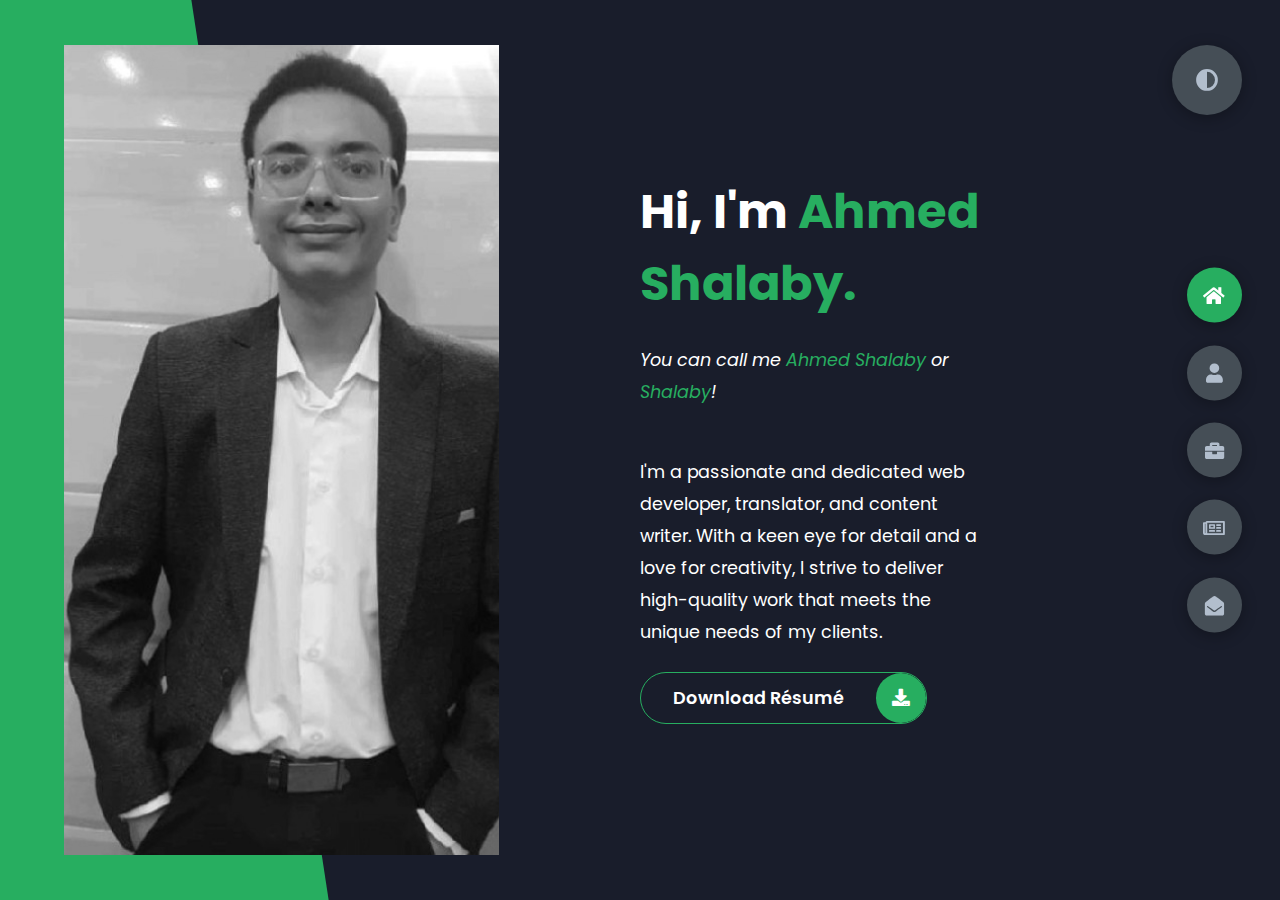
<file: index.html>
<!DOCTYPE html>
<html lang="en">
<head>
    <meta charset="UTF-8">
    <meta http-equiv="X-UA-Compatible" content="IE=edge">
    <meta name="viewport" content="width=device-width, initial-scale=1.0">
    <title>Ahmed Shalaby - Portfolio</title>
    <link rel="icon" href="img/logo.svg">
    <link rel="stylesheet" href="styles/styles.css">
    <link rel="preconnect" href="https://fonts.googleapis.com">
    <link rel="preconnect" href="https://fonts.gstatic.com" crossorigin>
    <link rel="stylesheet" href="https://cdnjs.cloudflare.com/ajax/libs/font-awesome/5.15.4/css/all.min.css" integrity="sha512-1ycn6IcaQQ40/MKBW2W4Rhis/DbILU74C1vSrLJxCq57o941Ym01SwNsOMqvEBFlcgUa6xLiPY/NS5R+E6ztJQ==" crossorigin="anonymous" referrerpolicy="no-referrer" />
    <link href="https://fonts.googleapis.com/css2?family=Poppins:wght@400;500;600;700;800&display=swap" rel="stylesheet">
    <style>
        #loader {
  border: 16px solid #f3f3f3; /* Light grey */
  border-top: 16px solid #27ae60; /* Green */
  border-radius: 50%;
  width: 120px;
  height: 120px;
  animation: spin 2s linear infinite;
  position: fixed; /* Center the loader */
  left: 50%;
  top: 50%;
  transform: translate(-50%, -50%);
}

@keyframes spin {
  0% { transform: rotate(0deg); }
  100% { transform: rotate(360deg); }
}

    </style>
</head>
<body class="main-content">
    <div id="loader"></div>
    <header class="container header active" id="home">
        <div class="header-content">
            <div class="left-header">
                <div class="h-shape"></div>
                <div class="image">
                    <img src="img/me.jpg" alt="">
                </div>
            </div>
            <div class="right-header">
                <h1 class="name">
                    Hi, I'm <span>Ahmed Shalaby.</span><br>
                </h1>
                <p id="name"><i>You can call me <span>Ahmed Shalaby</span> or <span>Shalaby</span>! </i></p>
                <p>
                    I'm a passionate and dedicated web developer, translator, and content writer.
                    With a keen eye for detail and a love for creativity, I strive to deliver high-quality work that meets the unique needs of my clients.
                </p>
                <div class="btn-con">
                    <a href="PDFs/Resume-Ahmed-Mohamed-Shalaby-Mohamed.pdf" class="main-btn">
                        <span class="btn-text">Download Résumé</span>
                        <span class="btn-icon"><i class="fas fa-download"></i></span>
                    </a>
                </div>
            </div>
        </div>
    </header>
    <main>
        <section class="container about" id="about">
            <div class="main-title">
                <h2>About <span>me</span><span class="bg-text">my stats</span></h2>
            </div>
            <div class="about-container">
                <div class="left-about">
                    <h4>Information About me</h4>
                    <p>
                        <p>I graduated from STEM High School for Boys – 6th of October, where I developed a solid foundation in Science Technology Engineering Mathematics fields. Over the past 3 years, I have honed my skills through various projects and collaborations, working with clients from diverse industries.</p>
                    </p>
                    <div class="btn-con">
                        <a href="PDFs/Resume-Ahmed-Mohamed-Shalaby-Mohamed.pdf" class="main-btn">
                            <span class="btn-text">Download CV</span>
                            <span class="btn-icon"><i class="fas fa-download"></i></span>
                        </a>
                    </div>
                </div>
                <div class="right-about">
                    <div class="about-item">
                        <div class="abt-text">
                            <p class="large-text">6+</p>
                            <p class="small-text">Projects <br /> Completed</p>
                        </div>
                    </div>
                    <div class="about-item">
                        <div class="abt-text">
                            <p class="large-text">3+</p>
                            <p class="small-text">Years of <br /> experience</p>
                        </div>
                    </div>
                   <!-- <div class="about-item">
                        <div class="abt-text">
                            <p class="large-text">300+</p>
                            <p class="small-text">Happy <br /> Clients</p>
                        </div>
                    </div>
                    <div class="about-item">
                        <div class="abt-text">
                            <p class="large-text">400+</p>
                            <p class="small-text">Customer <br /> reviews</p>
                        </div>
                    </div> -->
                </div>
            </div>
            <div class="about-stats">
                <h4 class="stat-title">My Skills</h4>
                <div class="progress-bars">
                    <div class="progress-bar">
                        <p class="prog-title"><strong>Web development:</strong></p>
                        <p>Front-end development</p>
                        <div class="progress-con">
                            <p class="prog-text">98%</p>
                            <div class="progress">
                                <span style="width: 98%;"></span>
                            </div>
                        </div>
                    </div>
                    <div class="progress-bar">
                        <p class="prog-title"><strong>Transaltion</strong></p>
                        <div class="progress-con">
                            <p class="prog-text">85%</p>
                            <div class="progress">
                                <span style="width: 85%;"></span>
                            </div>
                        </div>
                    </div>
                    <div class="progress-bar">
                        <p class="prog-title"><strong>Content Writing</strong></p>
                        <div class="progress-con">
                            <p class="prog-text">90%</p>
                            <div class="progress">
                                <span style="width: 90%;"></span>
                            </div>
                        </div>
                    </div>
                    <div class="progress-bar">
                        <p class="prog-title"><strong>Graphic Design:</strong></p>
                        <p>Adobe Photoshop, Adobe Illustrator, Canva</p>
                        <div class="progress-con">
                            <p class="prog-text">80%</p>
                            <div class="progress">
                                <span style="width: 80%;"></span>
                            </div>
                        </div>
                    </div>
                    <div class="progress-bar">
                        <p class="prog-title"><strong>Mobile Applications:</strong></p>
                        <p>Flutter, Dart, Android Studio</p>
                        <div class="progress-con">
                            <p class="prog-text">78%</p>
                            <div class="progress">
                                <span style="width: 78%;"></span>
                            </div>
                        </div>
                    </div>
                </div>
            </div>
            <div class="language-section">
                <h4 class="stat-title">Languages</h4>
                <div class="row">
                    <div class="col">
                        <div class="feature">
                            <h3 class="fs-2 text-body-emphasis">Arabic</h3>
                            <p class="language-level">The Mother Tongue</p>
                        </div>
                    </div>
                    <div class="col">
                        <div class="feature">
                            <h3 class="fs-2 text-body-emphasis">Fluent English</h3>
                            <p class="language-level">The Second language</p>
                        </div>
                    </div>
                    <div class="col">
                        <div class="feature">
                            <h3 class="fs-2 text-body-emphasis">Beginner German</h3>
                            <p class="language-level">The third language</p>
                        </div>
                    </div>
                </div>
            </div>            
            <h4 class="stat-title">My Timeline</h4>
            <div class="timeline">
                <div class="timeline-item">
                    <div class="tl-icon">
                        <i class="fas fa-briefcase"></i>
                    </div>
                    <p class="tl-duration">2022 - 2023</p>
                    <h5>Web Developer<span> - STEM October Physics Club</span></h5>
                    
                </div>
                <div class="timeline-item">
                    <div class="tl-icon">
                        <i class="fas fa-briefcase"></i>
                    </div>
                    <p class="tl-duration">2023 - Present</p>
                    <h5>Web developer<span> - Ebhath Organization</span></h5>
                </div>
                <div class="timeline-item">
                    <div class="tl-icon">
                        <i class="fas fa-briefcase"></i>
                    </div>
                    <p class="tl-duration">2022 - 2023</p>
                    <h5>Content Writer<span> - STEM October Computer Science Club</span></h5>
                </div> 
            </div>
        </section>
        <section class="container" id="portfolio">
            <div class="main-title">
                <h2>My <span>Portfolio</span><span class="bg-text">My Work</span></h2>
            </div>
            <p class="port-text">
                Here is some of my work that I've done.
            </p>
            <div class="portfolios">
                <div class="portfolio-item">
                    <div class="image">
                        <img src="img/Ebhath.png" alt="Ebhath">
                    </div>
                    <div class="hover-items">
                        <h3>Project Source</h3>
                        <div class="icons">
                            <a href="https://github.com/Karim3tef/Ebhath" target="_blank" class="icon">
                                <i class="fab fa-github"></i>
                            </a>
                            <a href="https://www.ebhath.org" target="_blank" class="icon">
                                <i class="fas fa-globe"></i>
                            </a>
                        </div>
                    </div>
                </div>
                <div class="portfolio-item">
                    <div class="image">
                        <img src="img/physics club.png" alt="Physics Club">
                    </div>
                    <div class="hover-items">
                        <h3>Project Source</h3>
                        <div class="icons">
                            <a href="https://octphysicsclub.org/" target="_blank" class="icon">
                                <i class="fas fa-globe"></i>
                            </a>
                        </div>
                    </div>
                </div>
                <div class="portfolio-item">
                    <div class="image">
                        <img src="img/Blue White Professinal Report Cover Page.png" alt="English Report Coverpage">
                    </div>
                    <div class="hover-items">
                        <h3>Project Source</h3>
                        <div class="icons">
                            <a href="https://www.canva.com/design/DAGDuFOyTrI/0K18fQJ2baEaHRM4ruRN7Q/edit?utm_content=DAGDuFOyTrI&utm_campaign=designshare&utm_medium=link2&utm_source=sharebutton" target="_blank" class="icon">
                                <i class="bi bi-images"></i>
                            </a>
                        </div>
                    </div>
                </div>

            </div>
        </section>
        <section class="container" id="blogs">
            <div class="blogs-content">
                <div class="main-title">
                    <h2>My <span>Blogs</span><span class="bg-text">My Blogs</span></h2>
                </div>
                <div class="blogs">
                <a href="blogs/blog1.html" target="_blank"><div class="blog">
                        <img src="img/blog1.png" alt="Numpy vs Pandas">
                        <div class="blog-text">
                            <h4>
                               Numpy Vs Pandas
                            </h4>
                            <p>
                                Numpy (Numerical Python) is a fundamental package for scientific computing in Python. It provides support for large, multi-dimensional arrays and matrices, as well as a variety of high-level mathematical functions to operate on these arrays. Numpy is one of the most essential libraries in the Python data science ecosystem.
                            </p>
                        </div>
                    </div> </a>
                    
                </div>
            </div>
        </section>
        <section class="container contact" id="contact">
            <div class="contact-container">
                <div class="main-title">
                    <h2>Contact <span>Me</span><span class="bg-text">Contact</span></h2>
                </div>
                <div class="contact-content-con">
                    <div class="left-contact">
                        <h4>Contact me here</h4>
                        <div class="contact-info">
                            <div class="contact-item">
                                <div class="icon">
                                    <i class="fas fa-map-marker-alt"></i>
                                    <span>Location</span>
                                </div>
                                <p>
                                    : Cairo, Egypt
                                </p>
                            </div>
                            <div class="contact-item">
                                <div class="icon">
                                    <i class="fas fa-envelope"></i>
                                    <span>Email</span>
                                </div>
                                <p>
                                    <span>: ahmedelkingshalaboka2004@gmail.com</span>
                                </p>
                            </div>
                            <div class="contact-item">
                                <div class="icon">
                                    <i class="fas fa-user-graduate"></i>
                                    <span>Education</span>
                                </div>
                                <p>
                                    <span>: STEM High School for Boys, 6th of October City</span>
                                </p>
                            </div>
                            <div class="contact-item">
                                <div class="icon">
                                    <i class="fas fa-user-graduate"></i>
                                    <span>Mobile Number</span>
                                </div>
                                <p>
                                    <span>: +201091440517</span>
                                </p>
                            </div>
                            <div class="contact-item">
                                <div class="icon">
                                    <i class="fas fa-globe-africa"></i>
                                    <span>Languages</span>
                                </div>
                                <p>
                                    <span>: Arabic, English, German</span>
                                </p>
                            </div>
                        </div>
                        <div class="contact-icons">
                            <div class="contact-icon">
                                <a href="https://www.facebook.com/ahmedelking.ahmedshalaby" target="_blank">
                                    <i class="fab fa-facebook-f"></i>
                                </a>
                                <a href="https://www.instagram.com/ahmedshalaby2004/" target="_blank">
                                    <i class="fab fa-instagram"></i>
                                </a>
                            </div>
                        </div>
                    </div>
                    <div class="right-contact">
                        <form action="" class="contact-form">
                            <div class="input-control i-c-2">
                                <input type="text" required placeholder="YOUR NAME">
                                <input type="email" required placeholder="YOUR EMAIL">
                            </div>
                            <div class="input-control">
                                <input type="text" required placeholder="ENTER SUBJECT">
                            </div>
                            <div class="input-control">
                                <textarea name="" id="" cols="15" rows="8" placeholder="Message Here..."></textarea>
                            </div>
                            <div class="submit-btn">
                                <a href="PDFs/Resume-Ahmed-Mohamed-Shalaby-Mohamed.pdf" class="main-btn">
                                    <span class="btn-text">Download CV</span>
                                    <span class="btn-icon"><i class="fas fa-download"></i></span>
                                </a>
                            </div>
                        </form>
                    </div>
                </div>
            </div>
        </section>
    </main>

    <div class="controls">
        <div class="control active-btn" data-id="home" >
            <i class="fas fa-home"></i>
        </div>
        <div class="control" data-id="about">
            <i class="fas fa-user"></i>
        </div>
        <div class="control" data-id="portfolio">
            <i class="fas fa-briefcase"></i>
        </div>
        <div class="control" data-id="blogs">
            <i class="far fa-newspaper"></i>
        </div>
        <div class="control" data-id="contact">
            <i class="fas fa-envelope-open"></i>
        </div>
    </div>
    <div class="theme-btn">
        <i class="fas fa-adjust"></i>
    </div>
    <script src="app.js">
        document.addEventListener("DOMContentLoaded", function() {
          // Hide the loader when the content is fully loaded
          document.getElementById("loader").style.display = "none";
        });
      
        // Show the loader initially
        window.onload = function() {
          document.getElementById("loader").style.display = "block";
        };
      </script>
      </script>
</body>
</html>
</file>
<file: styles/styles.css>
* {
  margin: 0;
  padding: 0;
  box-sizing: border-box;
  list-style: none;
}

:root {
  --color-primary: #191d2b;
  --color-secondary: #27AE60;
  --color-white: #FFFFFF;
  --color-black: #000;
  --color-grey0: #f8f8f8;
  --color-grey-1: #dbe1e8;
  --color-grey-2: #b2becd;
  --color-grey-3: #6c7983;
  --color-grey-4: #454e56;
  --color-grey-5: #2a2e35;
  --color-grey-6: #12181b;
  --br-sm-2: 14px;
  --box-shadow-1: 0 3px 15px rgba(0,0,0,.3);
}

.light-mode {
  --color-primary: #FFFFFF;
  --color-secondary: #F56692;
  --color-white: #454e56;
  --color-black: #000;
  --color-grey0: #f8f8f8;
  --color-grey-1: #6c7983;
  --color-grey-2: #6c7983;
  --color-grey-3: #6c7983;
  --color-grey-4: #454e56;
  --color-grey-5: #f8f8f8;
  --color-grey-6: #12181b;
}

body {
  background-color: var(--color-primary);
  font-family: "Poppins", sans-serif;
  font-size: 1.1rem;
  color: var(--color-white);
  transition: all 0.4s ease-in-out;
}

a {
  display: inline-block;
  text-decoration: none;
  color: inherit;
  font-family: inherit;
}

header {
  min-height: 100vh;
  color: var(--color-white);
  overflow: hidden;
  padding: 0 !important;
}

section {
  min-height: 100vh;
  width: 100%;
  position: absolute;
  left: 0;
  top: 0;
  padding: 3rem 18rem;
}

.container {
  display: none;
  transform: translateY(-100%) scale(0);
  transition: all 0.4s ease-in-out;
  background-color: var(--color-primary);
}

.active {
  display: block;
  animation: appear 1s ease-in-out;
  transform: translateY(0) scaleY(1);
}
@keyframes appear {
  0% {
    transform: translateY(-100%) scaleY(0);
  }
  100% {
    transform: translateY(0) scaleY(1);
  }
}

.controls {
  position: fixed;
  z-index: 10;
  top: 50%;
  right: 3%;
  display: flex;
  flex-direction: column;
  align-items: center;
  justify-content: center;
  transform: translateY(-50%);
}
.controls .control {
  padding: 1rem;
  cursor: pointer;
  background-color: var(--color-grey-4);
  width: 55px;
  height: 55px;
  border-radius: 50%;
  display: flex;
  justify-content: center;
  align-items: center;
  margin: 0.7rem 0;
  box-shadow: var(--box-shadow-1);
}
.controls .control i {
  font-size: 1.2rem;
  color: var(--color-grey-2);
  pointer-events: none;
}
.controls .active-btn {
  background-color: var(--color-secondary);
  transition: all 0.4s ease-in-out;
}
.controls .active-btn i {
  color: var(--color-white);
}

.theme-btn {
  top: 5%;
  right: 3%;
  width: 70px;
  height: 70px;
  border-radius: 50%;
  background-color: var(--color-grey-4);
  cursor: pointer;
  position: fixed;
  display: flex;
  justify-content: center;
  align-items: center;
  box-shadow: 0 3px 15px rgba(0, 0, 0, 0.3);
  transition: all 0.1s ease-in-out;
}
.theme-btn:active {
  transform: translateY(-3px);
}
.theme-btn i {
  font-size: 1.4rem;
  color: var(--color-grey-2);
  pointer-events: none;
}

/*Header-content*/
.header-content {
  display: grid;
  grid-template-columns: repeat(2, 1fr);
  min-height: 100vh;
}
.header-content .left-header {
  display: flex;
  align-items: center;
  position: relative;
}
.header-content .left-header .h-shape {
  transition: all 0.4s ease-in-out;
  width: 65%;
  height: 100%;
  background-color: var(--color-secondary);
  position: absolute;
  left: 0;
  top: 0;
  z-index: -1;
  clip-path: polygon(0 0, 46% 0, 79% 100%, 0% 100%);
}
.header-content .left-header .image {
  border-radius: var(--br-sm-2);
  height: 90%;
  width: 68%;
  margin-left: 4rem;
  background-color: var(--color-black);
  transition: all 0.4s ease-in-out;
}
.header-content .left-header .image img {
  width: 100%;
  height: 100%;
  object-fit: cover;
  transition: all 0.4s ease-in-out;
  filter: grayscale(100%);
}
.header-content .left-header .image img:hover {
  filter: grayscale(0);
}
.header-content .right-header {
  display: flex;
  flex-direction: column;
  justify-content: center;
  padding-right: 18rem;
}
.header-content .right-header .name {
  font-size: 3rem;
}
.header-content .right-header .name span {
  color: var(--color-secondary);
}
.header-content .right-header p {
  margin: 1.5rem 0;
  line-height: 2rem;
}
.header-content .right-header #name span {
  color: var(--color-secondary);
}

/*About*/
.about-container {
  display: grid;
  grid-template-columns: repeat(2, 1fr);
  padding-top: 3.5rem;
  padding-bottom: 5rem;
}
.about-container .right-about {
  display: grid;
  grid-template-columns: repeat(2, 1fr);
  grid-gap: 2rem;
}
.about-container .right-about .about-item {
  border: 1px solid var(--color-grey-5);
  border-radius: 5px;
  transition: all 0.4s ease-in-out;
  box-shadow: 1px 2px 15px rgba(0, 0, 0, 0.1);
}
.about-container .right-about .about-item:hover {
  cursor: default;
  transform: translateY(-5px);
  border: 1px solid var(--color-secondary);
  box-shadow: 1px 4px 15px rgba(0, 0, 0, 0.32);
}
.about-container .right-about .about-item .abt-text {
  padding: 1.5rem;
  display: flex;
  flex-direction: column;
}
.about-container .right-about .about-item .abt-text .large-text {
  font-size: 3rem;
  font-weight: 700;
  color: var(--color-secondary);
}
.about-container .right-about .about-item .abt-text .small-text {
  padding-left: 3rem;
  position: relative;
  text-transform: uppercase;
  font-size: 1.2rem;
  color: var(--color-grey-1);
  letter-spacing: 2px;
}
.about-container .right-about .about-item .abt-text .small-text::before {
  content: "";
  position: absolute;
  left: 0;
  top: 15px;
  width: 2rem;
  height: 2px;
  background-color: var(--color-grey-5);
}
.about-container .left-about {
  padding-right: 5rem;
}
.about-container .left-about p {
  line-height: 2rem;
  padding: 1rem;
  color: var(--color-grey-1);
}
.about-container .left-about h4 {
  font-size: 2rem;
  text-transform: uppercase;
}

.about-stats {
  padding-bottom: 4rem;
}
.about-stats .progress-bars {
  display: grid;
  grid-template-columns: repeat(2, 1fr);
  grid-gap: 2rem;
}
.about-stats .progress-bars .progress-bar {
  display: flex;
  flex-direction: column;
}
.about-stats .progress-bars .progress-bar .prog-title {
  text-transform: uppercase;
  font-weight: 500;
}
.about-stats .progress-bars .progress-bar .progress-con {
  display: flex;
  align-items: center;
}
.about-stats .progress-bars .progress-bar .progress-con .prog-text {
  color: var(--color-grey-2);
}
.about-stats .progress-bars .progress-bar .progress-con .progress {
  width: 100%;
  height: 0.45rem;
  background-color: var(--color-grey-4);
  margin-left: 1rem;
  position: relative;
}
.about-stats .progress-bars .progress-bar .progress-con .progress span {
  position: absolute;
  top: 0;
  left: 0;
  height: 100%;
  background-color: var(--color-secondary);
  transition: all 0.4s ease-in-out;
  width: 60%;
}
.about-stats .progress-bars .progress-bar .progress-con .progress .html {
  width: 80%;
}
.about-stats .progress-bars .progress-bar .progress-con .progress .css {
  width: 95%;
}
.about-stats .progress-bars .progress-bar .progress-con .progress .js {
  width: 75%;
}
.about-stats .progress-bars .progress-bar .progress-con .progress .react {
  width: 60%;
}
.about-stats .progress-bars .progress-bar .progress-con .progress .node {
  width: 87%;
}
.about-stats .progress-bars .progress-bar .progress-con .progress .python {
  width: 70%;
}

.stat-title {
  text-transform: uppercase;
  font-size: 1.4rem;
  text-align: center;
  padding: 3.5rem 0;
  position: relative;
}
.stat-title::before {
  content: "";
  position: absolute;
  left: 50%;
  top: 0;
  width: 40%;
  height: 1px;
  background-color: var(--color-grey-5);
  transform: translateX(-50%);
}

/*Timeline*/
.timeline {
  display: grid;
  grid-template-columns: repeat(2, 1fr);
  grid-gap: 2rem;
  padding-bottom: 3rem;
}
.timeline .timeline-item {
  position: relative;
  padding-left: 3rem;
  border-left: 1px solid var(--color-grey-5);
}
.timeline .timeline-item .tl-icon {
  position: absolute;
  left: -27px;
  top: 0;
  background-color: var(--color-secondary);
  width: 50px;
  height: 50px;
  border-radius: 50%;
  display: flex;
  align-items: center;
  justify-content: center;
}
.timeline .timeline-item .tl-icon i {
  font-size: 1.3rem;
}
.timeline .timeline-item .tl-duration {
  padding: 0.2rem 0.6rem;
  background-color: var(--color-grey-5);
  border-radius: 15px;
  display: inline-block;
  font-size: 0.8rem;
  text-transform: uppercase;
  font-weight: 500;
}
.timeline .timeline-item h5 {
  padding: 1rem 0;
  text-transform: uppercase;
  font-size: 1.3rem;
  font-weight: 600;
}
.timeline .timeline-item h5 span {
  color: var(--color-grey-2);
  font-weight: 500;
  font-size: 1.2rem;
}
.timeline .timeline-item p {
  color: var(--color-grey-2);
}

.port-text {
  padding: 2rem 0;
  text-align: center;
}

.portfolios {
  display: grid;
  grid-template-columns: repeat(3, 1fr);
  grid-gap: 2rem;
  margin-top: 3rem;
}
.portfolios .portfolio-item {
  position: relative;
  border-radius: 15px;
}
.portfolios .portfolio-item img {
  width: 100%;
  height: 300px;
  object-fit: cover;
  border-radius: 15px;
}
.portfolios .portfolio-item .hover-items {
  width: 100%;
  height: 100%;
  background-color: var(--color-secondary);
  position: absolute;
  left: 0;
  top: 0;
  border-radius: 15px;
  display: flex;
  justify-content: center;
  align-items: center;
  flex-direction: column;
  opacity: 0;
  transform: scale(0);
  transition: all 0.4s ease-in-out;
}
.portfolios .portfolio-item .hover-items h3 {
  font-size: 1.5rem;
  color: var(--color-white);
  margin-bottom: 1.5rem;
}
.portfolios .portfolio-item .hover-items .icons {
  display: flex;
  justify-content: center;
  align-items: center;
}
.portfolios .portfolio-item .hover-items .icons .icon {
  background-color: var(--color-primary);
  border-radius: 50%;
  width: 50px;
  height: 50px;
  display: flex;
  align-items: center;
  justify-content: center;
  margin: 0 1rem;
  cursor: pointer;
  transition: all 0.4s ease-in-out;
}
.portfolios .portfolio-item .hover-items .icons .icon i {
  font-size: 1.5rem;
  color: var(--color-white);
  margin: 0 1rem;
}
.portfolios .portfolio-item .hover-items .icons .icon:hover {
  background-color: var(--color-white);
}
.portfolios .portfolio-item .hover-items .icons .icon:hover i {
  color: var(--color-primary);
}

.portfolio-item:hover .hover-items {
  opacity: 1;
  transform: scale(1);
}

.blogs {
  display: grid;
  grid-template-columns: repeat(3, 1fr);
  grid-gap: 2rem;
  margin-top: 3rem;
}
.blogs .blog {
  position: relative;
  background-color: var(--color-grey-5);
  border-radius: 5px;
  box-shadow: 1px 1px 20px rgba(0, 0, 0, 0.1);
  transition: all 0.4s ease-in-out;
}
.blogs .blog:hover {
  box-shadow: 1px 1px 20px rgba(0, 0, 0, 0.3);
  transform: translateY(-5px);
  transition: all 0.4s ease-in-out;
}
.blogs .blog:hover img {
  filter: grayscale(0);
  transform: scale(1.1);
  box-shadow: 0px 4px 15px rgba(0, 0, 0, 0.8);
}
.blogs .blog img {
  width: 100%;
  height: 300px;
  object-fit: cover;
  border-top-left-radius: 5px;
  border-top-right-radius: 5px;
  filter: grayscale(100%);
  transition: all 0.4s ease-in-out;
}
.blogs .blog .blog-text {
  margin-top: -7px;
  padding: 1.1rem;
  border-top: 8px solid var(--color-secondary);
}
.blogs .blog .blog-text h4 {
  font-size: 1.5rem;
  margin-bottom: 0.7rem;
  transition: all 0.4s ease-in-out;
  cursor: pointer;
}
.blogs .blog .blog-text h4:hover {
  color: var(--color-secondary);
}
.blogs .blog .blog-text p {
  color: var(--color-grey-2);
  line-height: 2rem;
  padding-bottom: 1rem;
}

.contact-content-con {
  display: flex;
  padding-top: 3.5rem;
}
.contact-content-con .left-contact {
  flex: 2;
}
.contact-content-con .left-contact h4 {
  margin-top: 1rem;
  font-size: 2rem;
  text-transform: uppercase;
}
.contact-content-con .left-contact p {
  margin: 1rem 0;
  line-height: 2rem;
}
.contact-content-con .left-contact .contact-info .contact-item {
  display: flex;
  align-items: center;
  justify-content: space-between;
}
.contact-content-con .left-contact .contact-info .contact-item p {
  margin: 0.3rem 0 !important;
  padding: 0 !important;
}
.contact-content-con .left-contact .contact-info .contact-item .icon {
  display: grid;
  grid-template-columns: 40px 1fr;
}
.contact-content-con .left-contact .contact-info .contact-item .icon i {
  display: flex;
  align-items: center;
  font-size: 1.3rem;
}
.contact-content-con .left-contact .contact-icon {
  display: flex;
  margin-top: 2rem;
}
.contact-content-con .left-contact .contact-icon a {
  display: flex;
  align-items: center;
  color: var(--color-white);
  background-color: var(--color-grey-5);
  cursor: pointer;
  justify-content: center;
  width: 50px;
  height: 50px;
  border-radius: 50%;
  margin: 0 0.4rem;
  transition: all 0.4s ease-in-out;
}
.contact-content-con .left-contact .contact-icon a:hover {
  background-color: var(--color-secondary);
}
.contact-content-con .left-contact .contact-icon a:hover i {
  color: var(--color-primary);
}
.contact-content-con .left-contact .contact-icon a i {
  display: flex;
  align-items: center;
  justify-content: center;
  font-size: 1.3rem;
}
.contact-content-con .right-contact {
  flex: 3;
  margin-left: 3rem;
}
.contact-content-con .right-contact .input-control {
  margin: 1.5rem 0;
}
.contact-content-con .right-contact .input-control input, .contact-content-con .right-contact .input-control textarea {
  border-radius: 30px;
  font-weight: inherit;
  font-size: inherit;
  font-family: inherit;
  padding: 0.8rem 1.1rem;
  outline: none;
  border: none;
  background-color: var(--color-grey-5);
  width: 100%;
  color: var(--color-white);
  resize: none;
}
.contact-content-con .right-contact .i-c-2 {
  display: flex;
}
.contact-content-con .right-contact .i-c-2 :last-child {
  margin-left: 1.5rem;
}
.contact-content-con .right-contact .submit-btn {
  display: flex;
  justify-content: flex-start;
}

/*Independed components*/
.btn-con {
  display: flex;
  align-self: flex-start;
}

.main-btn {
  border-radius: 30px;
  color: inherit;
  font-weight: 600;
  position: relative;
  border: 1px solid var(--color-secondary);
  display: flex;
  align-self: flex-start;
  align-items: center;
  overflow: hidden;
}
.main-btn .btn-text {
  padding: 0 2rem;
}
.main-btn .btn-icon {
  background-color: var(--color-secondary);
  display: flex;
  align-items: center;
  justify-content: center;
  border-radius: 50%;
  padding: 1rem;
}
.main-btn::before {
  content: "";
  position: absolute;
  top: 0;
  right: 0;
  transform: translateX(100%);
  transition: all 0.4s ease-out;
  z-index: -1;
}
.main-btn:hover {
  transition: all 0.4s ease-out;
}
.main-btn:hover::before {
  width: 100%;
  height: 100%;
  background-color: var(--color-secondary);
  transform: translateX(0);
  transition: all 0.4s ease-out;
}

.main-title {
  text-align: center;
}
.main-title h2 {
  position: relative;
  text-transform: uppercase;
  font-size: 4rem;
  font-weight: 700;
}
.main-title h2 span {
  color: var(--color-secondary);
}
.main-title h2 .bg-text {
  position: absolute;
  top: 50%;
  left: 50%;
  color: var(--color-grey-5);
  transition: all 0.4s ease-in-out;
  z-index: -1;
  transform: translate(-50%, -50%);
  font-weight: 800;
  font-size: 6.3rem;
}

.about-container .left-about p {
  padding-left: 0;
}

@media screen and (max-width: 600px) {
  header {
    padding: 0 !important;
  }

  .theme-btn {
    width: 50px;
    height: 50px;
  }

  .header-content {
    grid-template-columns: repeat(1, 1fr);
    padding-bottom: 6rem;
  }

  .left-header .h-shape {
    display: none;
  }

  .right-header {
    grid-row: 1;
    padding-right: 0rem !important;
    width: 90%;
    margin: 0 auto;
  }
  .right-header .name {
    font-size: 2.5rem !important;
    text-align: center;
    padding-top: 3rem;
  }

  .header-content .left-header .image {
    margin: 0 auto;
    width: 90%;
  }

  .controls {
    top: auto;
    bottom: 0;
    flex-direction: row;
    justify-content: center;
    left: 50%;
    transform: translateX(-50%);
    width: 100%;
    background-color: var(--color-grey-5);
  }
  .controls .control {
    margin: 1rem 0.3rem;
  }

  .about-container {
    grid-template-columns: repeat(1, 1fr);
  }
  .about-container .right-about {
    grid-template-columns: repeat(1, 1fr);
    padding-top: 2.5rem;
  }
  .about-container .left-about {
    padding-right: 0;
  }
  .about-container .left-about p {
    padding-left: 0;
  }

  .timeline {
    grid-template-columns: repeat(1, 1fr);
    padding-bottom: 6rem;
  }

  .container {
    padding: 2rem 2.5rem !important;
  }

  .about-stats .progress-bars {
    grid-template-columns: repeat(1, 1fr);
  }

  .portfolios {
    grid-template-columns: repeat(1, 1fr);
    padding-bottom: 6rem;
    margin-top: 1rem;
  }

  .blogs {
    grid-template-columns: repeat(1, 1fr);
    padding-bottom: 6rem;
  }

  .contact-content-con {
    flex-direction: column;
  }
  .contact-content-con .right-contact {
    margin-left: 0;
    margin-top: 2.5rem;
  }

  .contact-content-con .right-contact .i-c-2 {
    flex-direction: column;
  }

  .contact-content-con .right-contact .i-c-2 :last-child {
    margin-left: 0;
    margin-top: 1.5rem;
  }

  .contact-content-con .right-contact {
    margin-bottom: 6rem;
  }

  .contact-item {
    flex-direction: column;
    margin: 1rem 0;
  }
  .contact-item p {
    font-size: 15px;
    color: var(--color-grey-2);
  }
  .contact-item span {
    font-size: 15px;
  }
  .contact-item .icon {
    grid-template-columns: 25px 1fr;
  }

  .main-title h2 {
    font-size: 2rem;
  }
  .main-title h2 span {
    font-size: 2.3rem;
  }
  .main-title h2 .bg-text {
    font-size: 2.3rem;
  }
}
@media screen and (max-width: 1432px) {
  .container {
    padding: 7rem 11rem;
  }

  .contact-content-con {
    flex-direction: column;
  }
  .contact-content-con .right-contact {
    margin-left: 0;
    margin-top: 2.5rem;
  }

  .contact-content-con .right-contact .i-c-2 {
    flex-direction: column;
  }

  .contact-content-con .right-contact .i-c-2 :last-child {
    margin-left: 0;
    margin-top: 1.5rem;
  }

  .contact-content-con .right-contact {
    margin-bottom: 6rem;
  }

  .main-title h2 .bg-text {
    font-size: 5.5rem;
  }
}
@media screen and (max-width: 1250px) {
  .blogs {
    grid-template-columns: repeat(2, 1fr);
    margin-top: 6rem;
  }

  .portfolios {
    grid-template-columns: repeat(2, 1fr);
  }

  .header-content .right-header {
    padding-right: 9rem;
  }
}
@media screen and (max-width: 660px) {
  .blogs {
    grid-template-columns: repeat(1, 1fr);
  }

  .portfolios {
    grid-template-columns: repeat(1, 1fr);
  }
}
@media screen and (max-width: 1070px) {
  .about-container {
    grid-template-columns: repeat(1, 1fr);
  }
  .about-container .right-about {
    padding-top: 2.5rem;
  }

  .main-title h2 {
    font-size: 4rem;
  }
  .main-title h2 span {
    font-size: 4rem;
  }
  .main-title h2 .bg-text {
    font-size: 4.5rem;
  }
}
@media screen and (max-width: 970px) {
  .container {
    padding: 7rem 6rem;
  }

  .about-container .left-about {
    padding-right: 0rem;
  }

  .header-content {
    grid-template-columns: repeat(1, 1fr);
    padding-bottom: 6rem;
  }

  .left-header .h-shape {
    display: none;
  }
  .left-header .image {
    width: 90% !important;
    margin: 0 auto !important;
  }

  .right-header {
    grid-row: 1;
    padding-right: 0rem !important;
    width: 90%;
    margin: 0 auto;
  }
  .right-header .name {
    font-size: 2.5rem !important;
    text-align: center;
    padding-top: 3rem;
  }
}
@media screen and (max-width: 700px) {
  .container {
    padding: 7rem 3rem;
  }

  .about-stats .progress-bars {
    grid-template-columns: repeat(1, 1fr);
  }

  .about-container .right-about {
    grid-template-columns: repeat(1, 1fr);
  }

  .timeline {
    grid-template-columns: repeat(1, 1fr);
  }

  .main-title h2 {
    font-size: 3rem;
  }
  .main-title h2 span {
    font-size: 3rem;
  }
  .main-title h2 .bg-text {
    font-size: 4rem;
  }
}

.language-section {
  padding: 20px;
}

.stat-title {
  font-size: 24px;
  margin-bottom: 20px;
  color: #f4ecec;
  text-align: center;
}

.row {
  display: flex;
  justify-content: space-around;
  flex-wrap: wrap;
}

.col {
  flex: 1;
  min-width: 200px;
  margin: 10px;
}

.feature {
  padding: 20px;
  border: 1px solid #ddd;
  border-radius: 8px;
  text-align: center;
}

.fs-2 {
  font-size: 20px;
  color: #27ae60;
}

.text-body-emphasis {
  font-weight: bold;
}

.language-level {
  font-size: 16px;
  color: #b2becd;
}

.blog-article article {
  background-color: #191d2b;
  margin-top: 20px;
}

.blog-article a {
  display: block;
  margin-top: 20px;
  text-align: center;
  color: #007bff;
  text-decoration: none;
}

.blog-article a:hover {
  text-decoration: underline;
}
</file>
